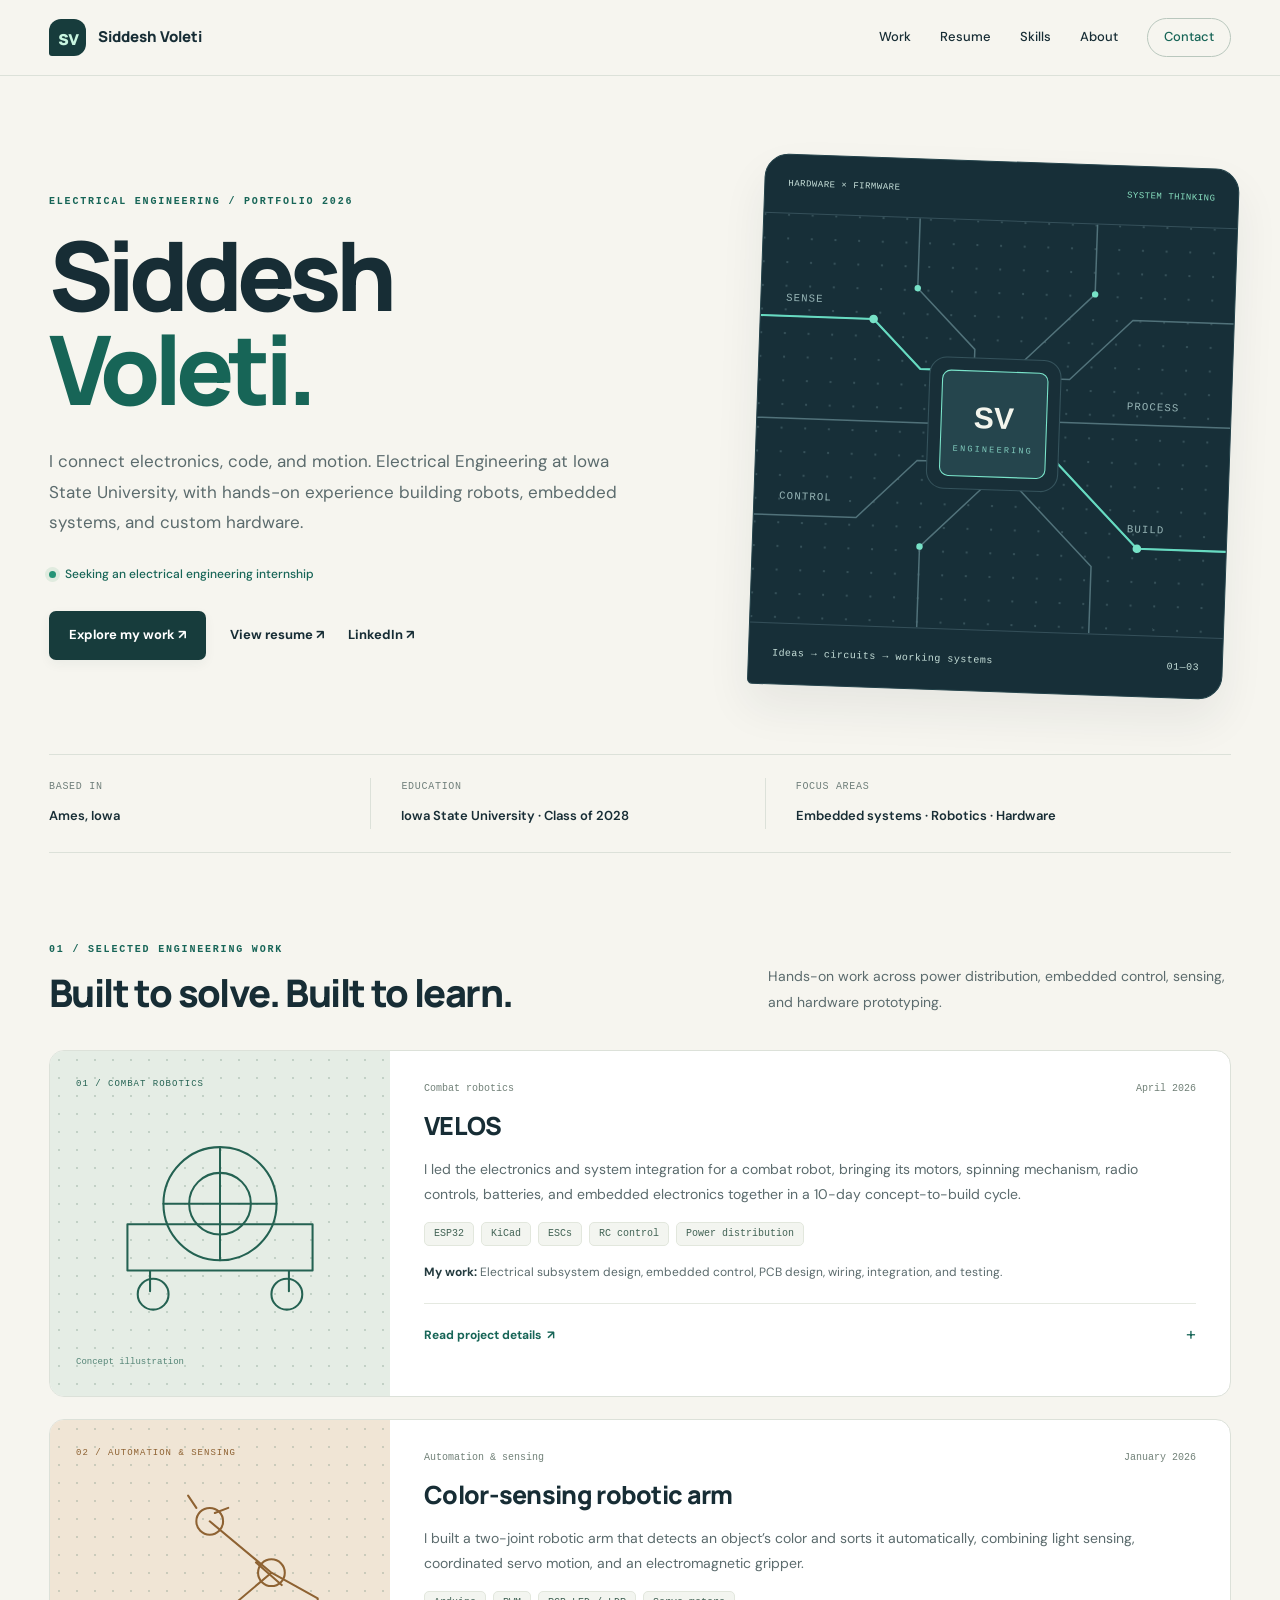
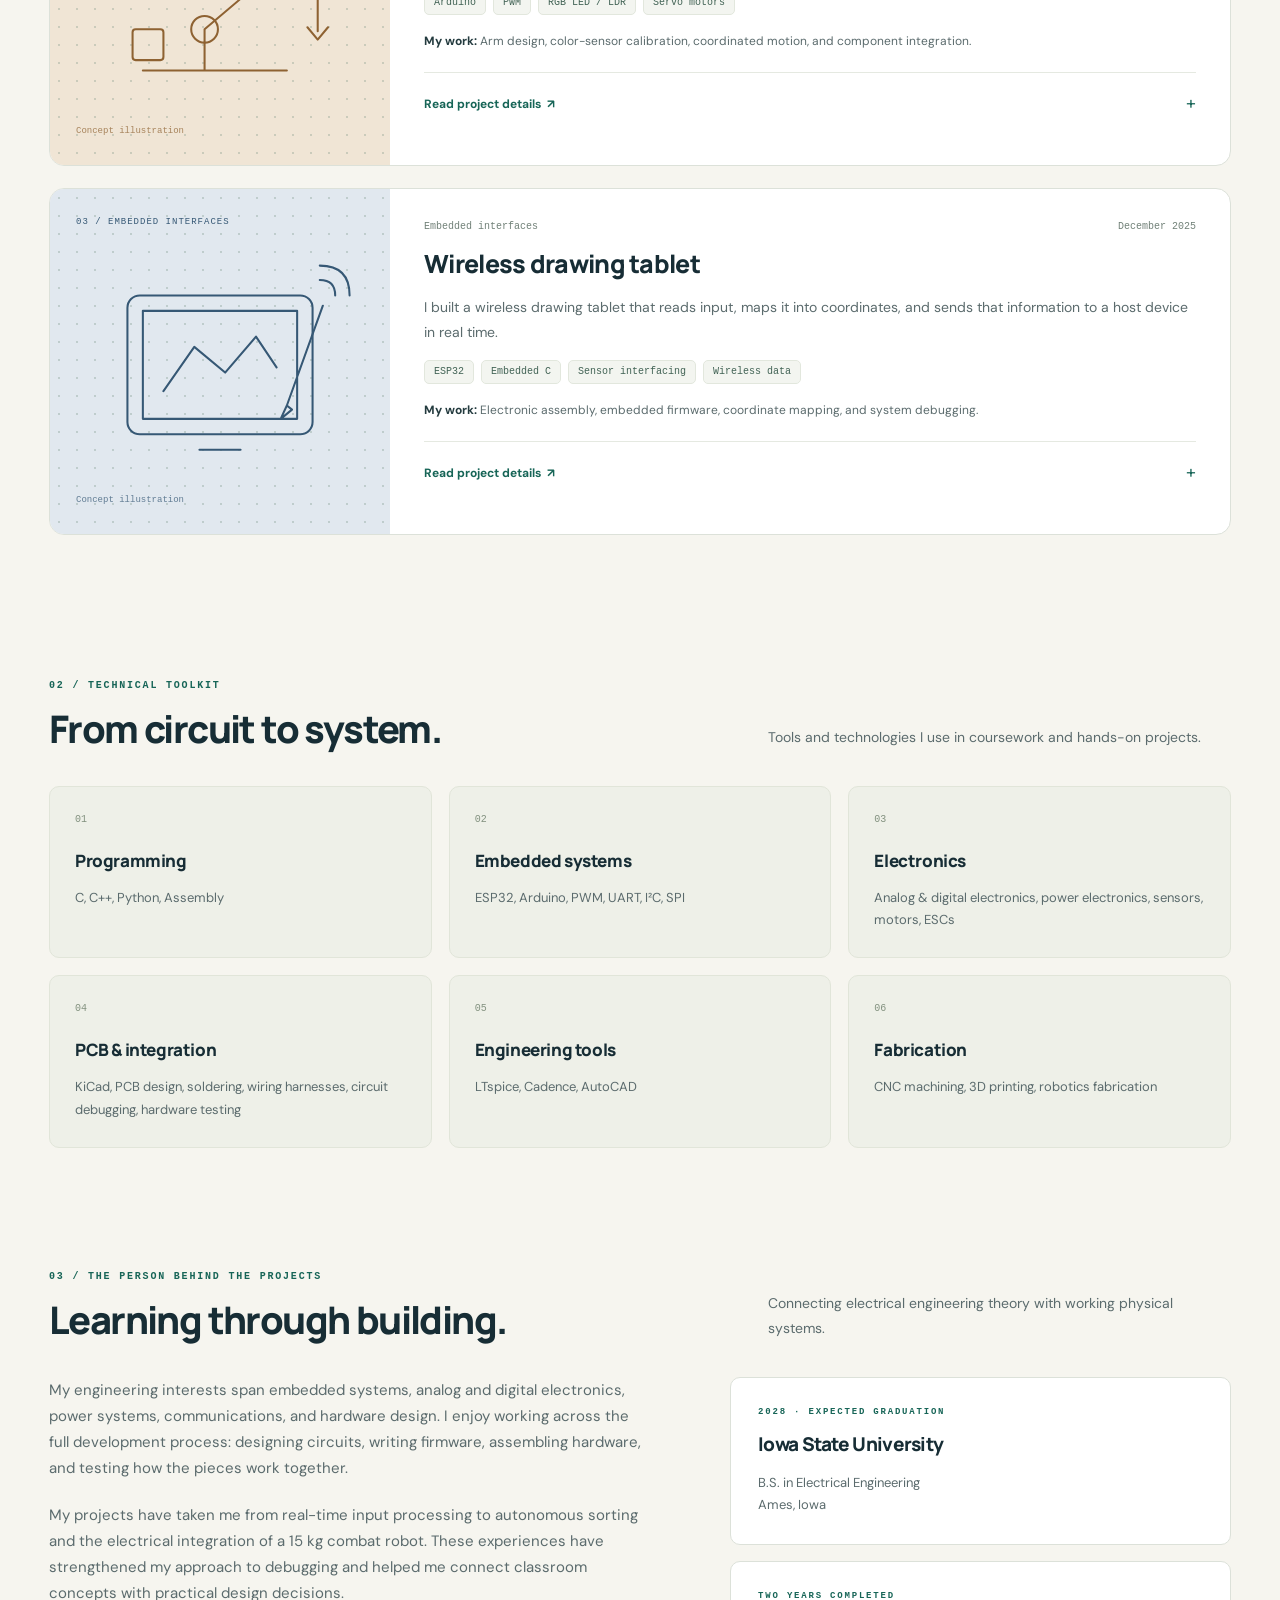
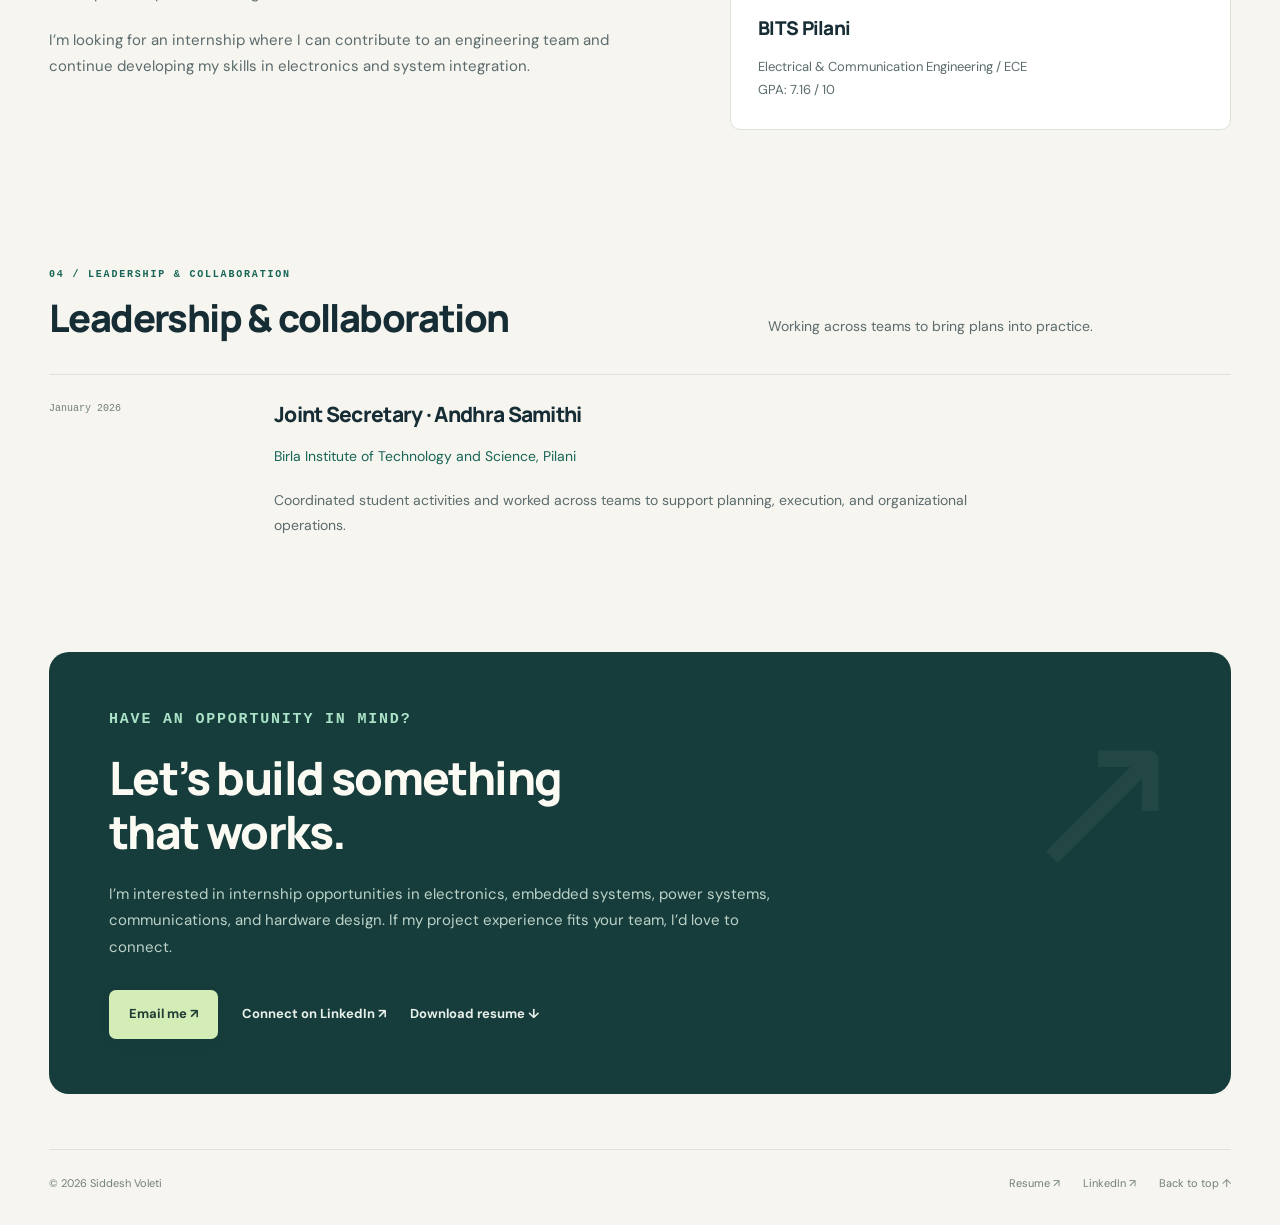
<file: index.html>
<!DOCTYPE html>
<html lang="en"><head><meta charset="utf-8"/><meta content="width=device-width, initial-scale=1" name="viewport"/><meta content="Siddesh Voleti's electrical engineering portfolio: embedded systems, combat robotics, PCB design, and hardware integration." name="description"/><meta content="#f6f5ef" name="theme-color"/><title>Siddesh Voleti | Electrical Engineering Portfolio</title><link href="style.css" rel="stylesheet"/><link href="favicon.svg" rel="icon" type="image/svg+xml"/><script defer="" src="site.js"></script></head><body><a class="skip" href="#main">Skip to content</a><header><nav aria-label="Main navigation"><a class="brand" href="index.html#home"><span class="brand-mark">sv</span><span>Siddesh Voleti</span></a><div class="links"><a href="index.html#projects">Work</a><a href="resume.html">Resume</a><a href="index.html#skills">Skills</a><a href="index.html#about">About</a><a class="nav-contact" href="index.html#contact">Contact</a></div></nav></header><main id="main"><div class="hero" id="home"><div class="hero-copy"><p class="eyebrow">Electrical engineering / Portfolio 2026</p><h1>Siddesh<br/><span>Voleti.</span></h1><p class="intro">I connect electronics, code, and motion. Electrical Engineering at Iowa State University, with hands-on experience building robots, embedded systems, and custom hardware.</p><div class="status">Seeking an electrical engineering internship</div><div class="actions"><a class="button" href="#projects">Explore my work ↗</a><a href="resume.html">View resume ↗</a><a href="https://www.linkedin.com/in/siddesh-voleti/" rel="noopener noreferrer" target="_blank">LinkedIn ↗</a></div></div><div aria-label="Abstract illustration of connected electronic systems" class="hero-visual"><div class="visual-top"><span>HARDWARE × FIRMWARE</span><span class="live-dot">SYSTEM THINKING</span></div><svg aria-hidden="true" viewbox="0 0 440 380"><defs><pattern height="22" id="grid" patternunits="userSpaceOnUse" width="22"><circle cx="1" cy="1" fill="#3a565e" r="1"></circle></pattern></defs><rect fill="url(#grid)" height="380" width="440"></rect><g fill="none" stroke="#51727a" stroke-width="1.4"><path d="M0 95h105l45 45h45M0 190h195M0 280h95l55-55h45M440 88h-94l-57 57h-44M440 185H245M440 300h-83l-77-77h-35M145 0v65l55 55v25M310 0v65l-70 70v10M155 380v-75l55-55v-25M315 380v-62l-80-80v-13"></path><path d="M0 95h105l45 45h45M440 300h-83l-77-77h-35" stroke="#66dbc1" stroke-width="2"></path></g><g fill="#77e2c7"><circle cx="105" cy="95" r="4"></circle><circle cx="357" cy="300" r="4"></circle><circle cx="145" cy="65" r="3"></circle><circle cx="310" cy="65" r="3"></circle><circle cx="155" cy="305" r="3"></circle></g><g transform="translate(171 140)"><rect fill="#182f38" height="122" rx="16" stroke="#35535c" width="122" x="-12" y="-12"></rect><rect fill="#25454d" height="98" rx="8" stroke="#7ae4ca" width="98"></rect><text fill="#f3f5ed" font-family="Arial" font-size="28" font-weight="bold" text-anchor="middle" x="49" y="53">SV</text><text fill="#80cbbd" font-family="monospace" font-size="8" letter-spacing="2" text-anchor="middle" x="49" y="75">ENGINEERING</text></g><g fill="#97b5b6" font-family="monospace" font-size="10" letter-spacing="1"><text x="23" y="81">SENSE</text><text x="343" y="171">PROCESS</text><text x="23" y="265">CONTROL</text><text x="347" y="285">BUILD</text></g></svg><div class="visual-bottom"><span>Ideas → circuits → working systems</span><span>01—03</span></div></div></div><div class="hero-facts"><div><span>Based in</span><strong>Ames, Iowa</strong></div><div><span>Education</span><strong>Iowa State University · Class of 2028</strong></div><div><span>Focus areas</span><strong>Embedded systems · Robotics · Hardware</strong></div></div>
<section id="projects"><div class="section-head"><div><p class="eyebrow">01 / Selected engineering work</p><h2>Built to solve. Built to learn.</h2></div><p>Hands-on work across power distribution, embedded control, sensing, and hardware prototyping.</p></div><article class="project project-1"><div aria-hidden="true" class="project-art"><div class="art-label">01 / COMBAT ROBOTICS</div><svg fill="none" stroke="currentColor" stroke-linecap="round" stroke-linejoin="round" stroke-width="2" viewbox="0 0 280 230"><circle cx="140" cy="95" r="55"></circle><circle cx="140" cy="95" r="30"></circle><path d="M50 160h180v-45H50zM72 160v20m135-20v20M140 40v110M85 95h110"></path><circle cx="75" cy="183" r="15"></circle><circle cx="205" cy="183" r="15"></circle></svg><span class="art-caption">Concept illustration</span></div><div class="project-content"><div class="meta"><span>Combat robotics</span><span>April 2026</span></div><h3>VELOS</h3><p>I led the electronics and system integration for a combat robot, bringing its motors, spinning mechanism, radio controls, batteries, and embedded electronics together in a 10-day concept-to-build cycle.</p><div class="tags"><span class="tag">ESP32</span><span class="tag">KiCad</span><span class="tag">ESCs</span><span class="tag">RC control</span><span class="tag">Power distribution</span></div><p class="contribution"><strong>My work:</strong> Electrical subsystem design, embedded control, PCB design, wiring, integration, and testing.</p><details><summary>Read project details <span aria-hidden="true">↗</span></summary><div class="detail-body"><h4>The project</h4><p>VELOS is a 15 kg drum-spinner combat robot. Its electrical system connects the battery, motor controllers, and radio-control inputs so the drivetrain and spinning mechanism can operate together.</p><h4>My contribution</h4><p>I designed and validated power distribution for the drive and weapon ESCs and regulated power for the control electronics. I integrated a hardwired master kill switch for emergency isolation and designed a KiCad PCB for ESP32-based control and signal distribution.</p><h4>Control &amp; integration</h4><p>I developed ESP32 control for RC command processing, ESC signals, sensor interfaces, power monitoring, and a communication-loss failsafe. I also fabricated a custom Y-splitter and wiring harnesses, then soldered, integrated, tested, and troubleshot the system.</p><h4>Engineering lessons</h4><p>This project gave me hands-on experience connecting high-power hardware with low-voltage control electronics. After the competition, I investigated ESC overcurrent failure and PCB microfractures, extending the work from building a system to understanding its failure modes.</p><h4>Broader application</h4><p>The same integration challenges appear in mobile robots and other motor-driven systems: distributing power, processing commands, organizing wiring, and planning a safe shutdown.</p></div></details></div></article><article class="project project-2"><div aria-hidden="true" class="project-art"><div class="art-label">02 / AUTOMATION &amp; SENSING</div><svg fill="none" stroke="currentColor" stroke-linecap="round" stroke-linejoin="round" stroke-width="2" viewbox="0 0 280 230"><path d="M65 190h140M125 190v-40l65-55-60-50M175 85l25 22M117 32l-8-12m26 17 13-5M190 95l45 25v32m-10-4 10 12 10-12"></path><circle cx="125" cy="150" r="13"></circle><circle cx="190" cy="95" r="13"></circle><circle cx="130" cy="45" r="13"></circle><rect height="30" rx="3" width="30" x="55" y="150"></rect></svg><span class="art-caption">Concept illustration</span></div><div class="project-content"><div class="meta"><span>Automation &amp; sensing</span><span>January 2026</span></div><h3>Color-sensing robotic arm</h3><p>I built a two-joint robotic arm that detects an object’s color and sorts it automatically, combining light sensing, coordinated servo motion, and an electromagnetic gripper.</p><div class="tags"><span class="tag">Arduino</span><span class="tag">PWM</span><span class="tag">RGB LED / LDR</span><span class="tag">Servo motors</span></div><p class="contribution"><strong>My work:</strong> Arm design, color-sensor calibration, coordinated motion, and component integration.</p><details><summary>Read project details <span aria-hidden="true">↗</span></summary><div class="detail-body"><h4>The project</h4><p>The goal was autonomous object sorting. A two-joint arm moves an electromagnetic gripper, while a color-sensing module helps the controller decide how to sort each object.</p><h4>My contribution</h4><p>I designed a 2-DOF RR servo-actuated arm with coordinated PWM motion control. I engineered and calibrated an RGB LED–LDR module, using threshold-based color detection under varying ambient-light conditions, and integrated it with Arduino control and the gripper.</p><h4>Engineering lessons</h4><p>The project connected sensor calibration with physical motion. It developed my experience in PWM control, sensor interfacing, and integrating detection, movement, and gripping into an autonomous sequence.</p><h4>Broader application</h4><p>Color-based sorting illustrates how automated systems can combine sensing and actuation for repetitive handling tasks, a principle used in manufacturing and materials sorting.</p></div></details></div></article><article class="project project-3"><div aria-hidden="true" class="project-art"><div class="art-label">03 / EMBEDDED INTERFACES</div><svg fill="none" stroke="currentColor" stroke-linecap="round" stroke-linejoin="round" stroke-width="2" viewbox="0 0 280 230"><rect height="135" rx="12" width="180" x="50" y="50"></rect><path d="M65 65h150v105H65zM85 143l30-43 30 25 30-35 20 30M240 60l-35 97m-6 13 6-13 5 4zM120 200h40"></path><path d="M237 35q15 0 15 15M237 21q29 0 29 29"></path></svg><span class="art-caption">Concept illustration</span></div><div class="project-content"><div class="meta"><span>Embedded interfaces</span><span>December 2025</span></div><h3>Wireless drawing tablet</h3><p>I built a wireless drawing tablet that reads input, maps it into coordinates, and sends that information to a host device in real time.</p><div class="tags"><span class="tag">ESP32</span><span class="tag">Embedded C</span><span class="tag">Sensor interfacing</span><span class="tag">Wireless data</span></div><p class="contribution"><strong>My work:</strong> Electronic assembly, embedded firmware, coordinate mapping, and system debugging.</p><details><summary>Read project details <span aria-hidden="true">↗</span></summary><div class="detail-body"><h4>The project</h4><p>The tablet turns sensed input into coordinate data that a host device can receive. It brings together input sensing, embedded processing, and device communication.</p><h4>My contribution</h4><p>I integrated touch/input sensing with an ESP32, programmed real-time acquisition and coordinate mapping, and implemented serial/wireless data transmission to the host device. I designed, assembled, debugged, and tested the electronic system.</p><h4>Engineering lessons</h4><p>This work developed my experience in Embedded C, sensor interfacing, and real-time processing. It also required me to debug the complete path from physical input to transmitted coordinates.</p><h4>Broader application</h4><p>The project demonstrates the principles behind connected input devices: acquire a signal, process it into useful information, and communicate it to another system.</p></div></details></div></article></section>
<section id="skills"><div class="section-head"><div><p class="eyebrow">02 / Technical toolkit</p><h2>From circuit to system.</h2></div><p>Tools and technologies I use in coursework and hands-on projects.</p></div><div class="skill-grid"><div class="skill"><span class="skill-number">01</span><h3>Programming</h3><p>C, C++, Python, Assembly</p></div><div class="skill"><span class="skill-number">02</span><h3>Embedded systems</h3><p>ESP32, Arduino, PWM, UART, I²C, SPI</p></div><div class="skill"><span class="skill-number">03</span><h3>Electronics</h3><p>Analog &amp; digital electronics, power electronics, sensors, motors, ESCs</p></div><div class="skill"><span class="skill-number">04</span><h3>PCB &amp; integration</h3><p>KiCad, PCB design, soldering, wiring harnesses, circuit debugging, hardware testing</p></div><div class="skill"><span class="skill-number">05</span><h3>Engineering tools</h3><p>LTspice, Cadence, AutoCAD</p></div><div class="skill"><span class="skill-number">06</span><h3>Fabrication</h3><p>CNC machining, 3D printing, robotics fabrication</p></div></div></section>
<section id="about"><div class="section-head"><div><p class="eyebrow">03 / The person behind the projects</p><h2>Learning through building.</h2></div><p>Connecting electrical engineering theory with working physical systems.</p></div><div class="about-grid"><div><p>My engineering interests span embedded systems, analog and digital electronics, power systems, communications, and hardware design. I enjoy working across the full development process: designing circuits, writing firmware, assembling hardware, and testing how the pieces work together.</p><p>My projects have taken me from real-time input processing to autonomous sorting and the electrical integration of a 15 kg combat robot. These experiences have strengthened my approach to debugging and helped me connect classroom concepts with practical design decisions.</p><p>I’m looking for an internship where I can contribute to an engineering team and continue developing my skills in electronics and system integration.</p></div><div><div class="education"><p class="eyebrow">2028 · Expected graduation</p><h3>Iowa State University</h3><p>B.S. in Electrical Engineering<br/>Ames, Iowa</p></div><div class="education"><p class="eyebrow">Two years completed</p><h3>BITS Pilani</h3><p>Electrical &amp; Communication Engineering / ECE<br/>GPA: 7.16 / 10</p></div></div></div></section>
<section id="leadership"><div class="section-head"><div><p class="eyebrow">04 / Leadership &amp; collaboration</p><h2>Leadership &amp; collaboration</h2></div><p>Working across teams to bring plans into practice.</p></div><div class="leadership"><div class="meta">January 2026</div><div><h3>Joint Secretary · Andhra Samithi</h3><p class="accent">Birla Institute of Technology and Science, Pilani</p><p>Coordinated student activities and worked across teams to support planning, execution, and organizational operations.</p></div></div></section>
<section class="contact" id="contact"><p class="eyebrow">Have an opportunity in mind?</p><h2>Let’s build something<br/>that works.</h2><p>I’m interested in internship opportunities in electronics, embedded systems, power systems, communications, and hardware design. If my project experience fits your team, I’d love to connect.</p><div class="actions"><a class="button" href="mailto:siddeshvoleti@gmail.com">Email me ↗</a><a href="https://www.linkedin.com/in/siddesh-voleti/" rel="noopener noreferrer" target="_blank">Connect on LinkedIn ↗</a><a download="" href="Siddesh_Voleti_Resume.pdf">Download resume ↓</a></div></section><footer><span>© 2026 Siddesh Voleti</span><div><a href="resume.html">Resume ↗</a><a href="https://www.linkedin.com/in/siddesh-voleti/" rel="noopener noreferrer" target="_blank">LinkedIn ↗</a><a href="#home">Back to top ↑</a></div></footer></main></body></html>
</file>
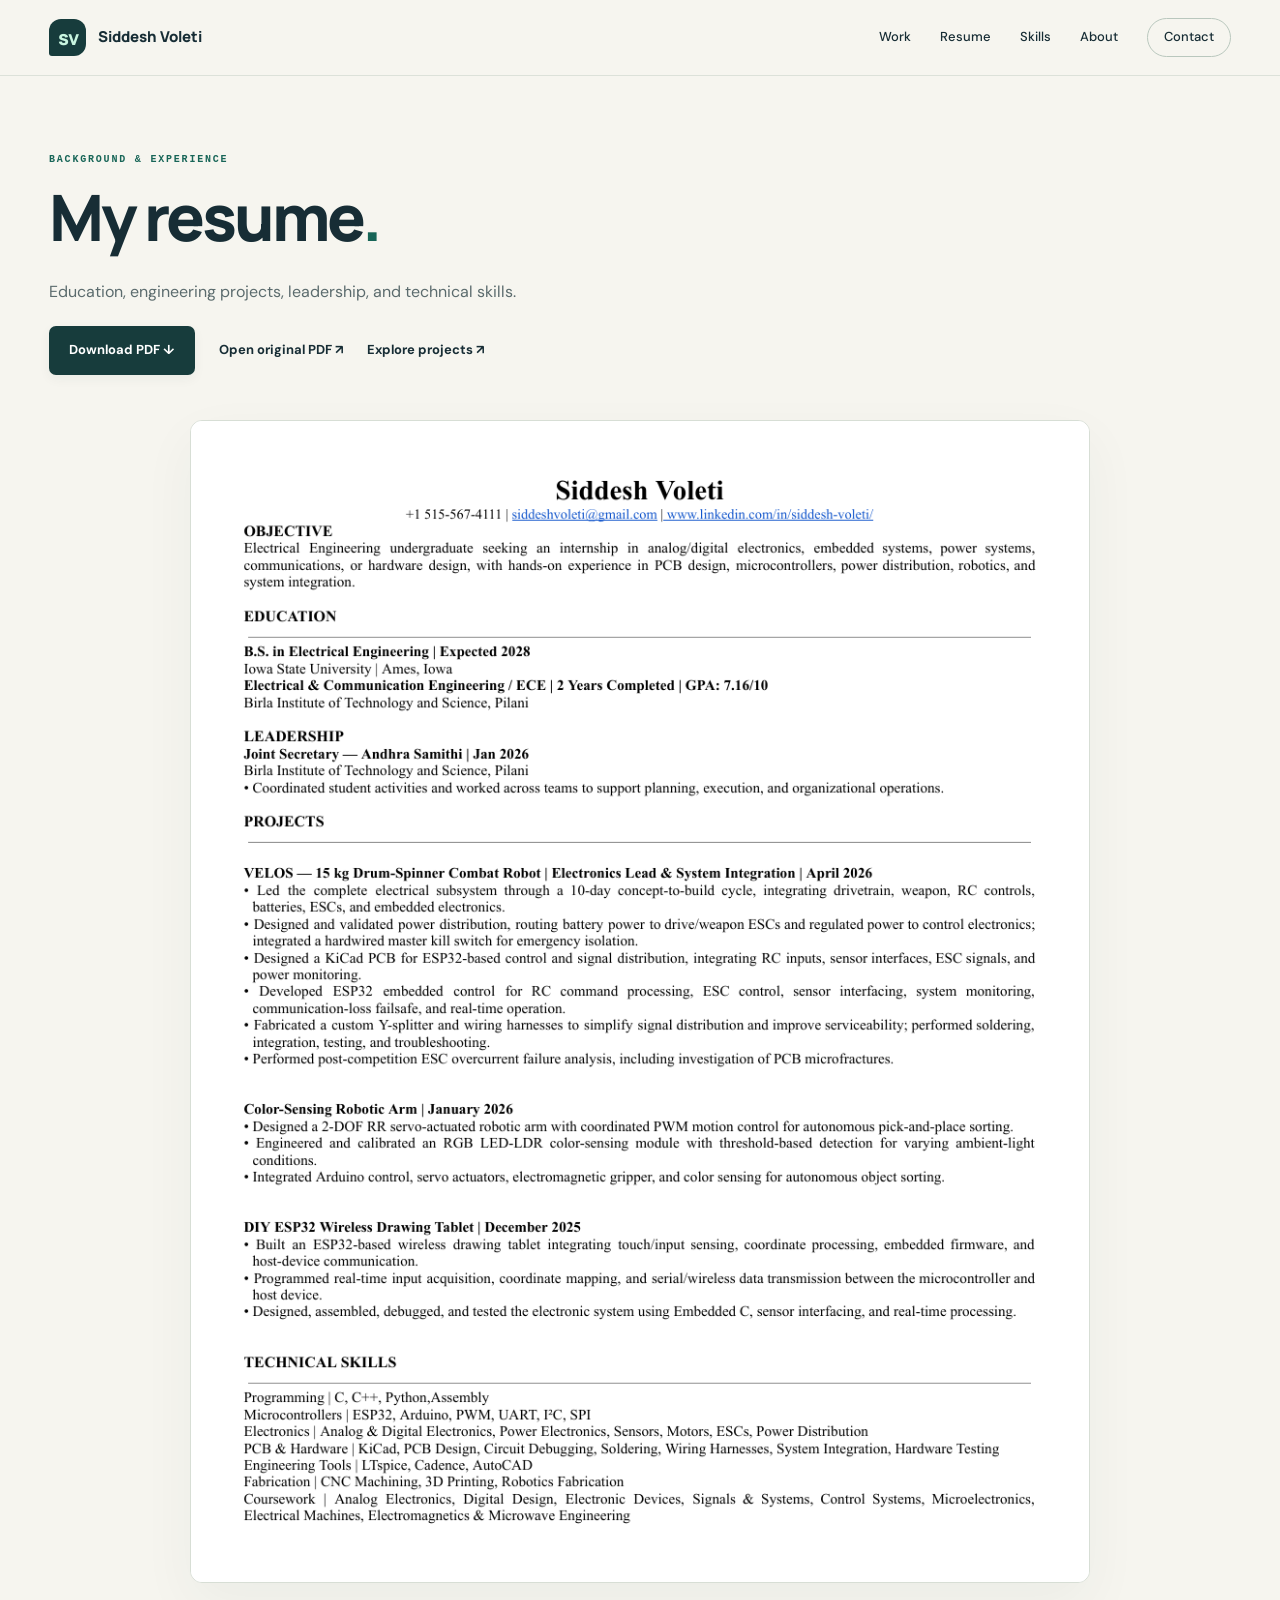
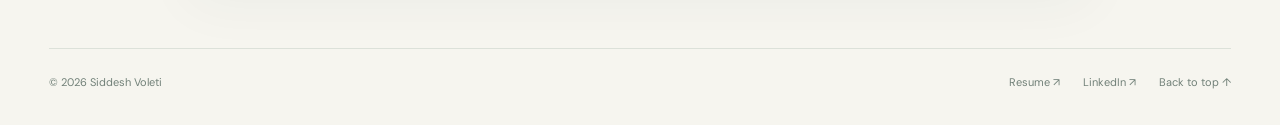
<file: resume.html>
<!DOCTYPE html>
<html lang="en"><head><meta charset="utf-8"/><meta content="width=device-width, initial-scale=1" name="viewport"/><meta content="Siddesh Voleti's electrical engineering portfolio: embedded systems, combat robotics, PCB design, and hardware integration." name="description"/><meta content="#f6f5ef" name="theme-color"/><title>Resume | Siddesh Voleti</title><link href="style.css" rel="stylesheet"/><link href="favicon.svg" rel="icon" type="image/svg+xml"/><script defer="" src="site.js"></script></head><body><a class="skip" href="#main">Skip to content</a><header><nav aria-label="Main navigation"><a class="brand" href="index.html#home"><span class="brand-mark">sv</span><span>Siddesh Voleti</span></a><div class="links"><a href="index.html#projects">Work</a><a href="resume.html">Resume</a><a href="index.html#skills">Skills</a><a href="index.html#about">About</a><a class="nav-contact" href="index.html#contact">Contact</a></div></nav></header><main id="main"><div class="resume-hero" id="home"><p class="eyebrow">Background &amp; experience</p><h1>My resume<span class="accent">.</span></h1><p>Education, engineering projects, leadership, and technical skills.</p><div class="actions"><a class="button" download="" href="Siddesh_Voleti_Resume.pdf">Download PDF ↓</a><a href="Siddesh_Voleti_Resume.pdf" rel="noopener noreferrer" target="_blank">Open original PDF ↗</a><a href="index.html#projects">Explore projects ↗</a></div></div><div class="resume-sheet"><img alt="Siddesh Voleti's resume. Electrical Engineering at Iowa State University, expected 2028; two years of ECE at BITS Pilani. Projects: VELOS combat robot, color-sensing robotic arm, and ESP32 wireless drawing tablet. Use the original PDF link above for the full accessible text." src="resume-preview.png"/></div><footer><span>© 2026 Siddesh Voleti</span><div><a href="resume.html">Resume ↗</a><a href="https://www.linkedin.com/in/siddesh-voleti/" rel="noopener noreferrer" target="_blank">LinkedIn ↗</a><a href="#home">Back to top ↑</a></div></footer></main></body></html>
</file>
<file: style.css>
@import url('https://fonts.googleapis.com/css2?family=DM+Sans:wght@400;500;600;700&family=Manrope:wght@400;500;600;700;800&display=swap');
:root{--paper:#f6f5ef;--ink:#172d35;--muted:#5b6b6d;--green:#176557;--line:#dce1d9;--mono:ui-monospace,SFMono-Regular,Consolas,monospace}*{box-sizing:border-box}html{scroll-behavior:smooth;scroll-padding-top:100px}body{margin:0;background:var(--paper);color:var(--ink);font:16px/1.75 'DM Sans',Arial,sans-serif}a{color:inherit;text-decoration:none;transition:color .2s,background .2s,transform .2s}a:hover{color:var(--green)}a:focus-visible,summary:focus-visible{outline:3px solid #29917d;outline-offset:6px}header{position:sticky;top:0;z-index:10;background:#f6f5eff5;border-bottom:1px solid var(--line);backdrop-filter:blur(12px)}nav{max-width:1250px;margin:auto;padding:18px 34px;display:flex;align-items:center;justify-content:space-between;gap:25px}.brand{display:flex;align-items:center;gap:12px;font-family:Manrope,Arial,sans-serif;font-size:15px;font-weight:800}.brand-mark{display:grid;place-items:center;width:37px;height:37px;border-radius:12px 12px 12px 3px;background:#173c3c;color:#c8f5df;font-size:20px;letter-spacing:-1px}.links{display:flex;gap:29px;align-items:center;font-size:13px;font-weight:500}.links a.active{color:var(--green)}.nav-contact{padding:7px 16px;border:1px solid #b9c7bd;border-radius:30px}main{max-width:1250px;margin:auto;padding:0 34px}.hero{display:grid;grid-template-columns:1.35fr 1fr;gap:65px;align-items:center;padding:85px 0 62px}.eyebrow{font:10px/1.7 var(--mono);font-weight:600;letter-spacing:1.8px;text-transform:uppercase;color:var(--green);margin:0 0 18px}h1,h2,h3{font-family:Manrope,Arial,sans-serif}h1{font-size:clamp(64px,7.5vw,104px);font-weight:800;line-height:.98;letter-spacing:-6px;margin:0 0 30px}h1 span{color:var(--green)}h2{font-size:38px;line-height:1.18;letter-spacing:-1.6px;margin:0;font-weight:800}h3{font-size:25px;line-height:1.3;letter-spacing:-.7px;margin:0 0 15px;font-weight:800}p{color:var(--muted);margin:0 0 20px}.intro{max-width:575px;font-size:17px;line-height:1.8}.status{display:flex;align-items:center;gap:9px;font-size:12px;font-weight:500;margin:26px 0;color:var(--green)}.status:before{content:'';width:7px;height:7px;background:#259477;border-radius:50%;box-shadow:0 0 0 4px #e0ebdf}.actions{display:flex;align-items:center;flex-wrap:wrap;gap:24px;font-size:13px;font-weight:700}.button{background:#173c3c;color:#fff!important;display:inline-block;padding:13px 20px;border-radius:7px;box-shadow:0 4px 12px #173c3c0d}.button:hover{background:#226052;transform:translateY(-2px)}.hero-visual{background:#172f38;border-radius:24px 24px 24px 5px;overflow:hidden;box-shadow:0 22px 45px #172f3812;transform:rotate(2deg);color:#c6dfd9;border:1px solid #23424a}.hero-visual svg{display:block;width:100%;height:auto}.visual-top,.visual-bottom{display:flex;justify-content:space-between;gap:14px;padding:22px 23px;font:9px/1.6 var(--mono);letter-spacing:.5px}.visual-top{border-bottom:1px solid #35505a}.visual-bottom{border-top:1px solid #35505a;font-size:10px}.live-dot{color:#87debf}.hero-facts{display:grid;grid-template-columns:1fr 1.25fr 1.6fr;border-top:1px solid var(--line);border-bottom:1px solid var(--line);padding:23px 0;gap:30px;margin-bottom:28px}.hero-facts div+div{border-left:1px solid var(--line);padding-left:30px}.hero-facts span{display:block;color:#71807c;font:10px/1.7 var(--mono);margin-bottom:6px;text-transform:uppercase;letter-spacing:.7px}.hero-facts strong{font-size:13px;font-weight:600}section{padding:60px 0}.section-head{display:grid;grid-template-columns:1.4fr 1fr;gap:70px;align-items:end;margin-bottom:35px}.section-head .eyebrow{margin-bottom:12px}.section-head>p{font-size:14px;line-height:1.8;margin:0}.project{display:grid;grid-template-columns:340px 1fr;background:#fff;border:1px solid var(--line);border-radius:15px;overflow:hidden;margin-bottom:22px;transition:box-shadow .2s,border-color .2s}.project:hover{border-color:#b4c8bd;box-shadow:0 12px 25px #173c3c08}.project-art{display:flex;flex-direction:column;justify-content:space-between;background:#e5ede5;padding:26px;color:#246252;min-height:345px;position:relative}.project-art:before{content:'';position:absolute;inset:0;background-image:radial-gradient(#76928250 1px,transparent 1px);background-size:18px 18px;pointer-events:none}.project-art>*{position:relative}.project-art svg{width:100%;height:auto;max-height:240px;margin:10px auto}.art-label{font:9px/1.7 var(--mono);letter-spacing:1px}.art-caption{font:9px/1.5 var(--mono);opacity:.75}.project-2 .project-art{background:#f0e5d5;color:#8e6232}.project-3 .project-art{background:#e1e8ef;color:#365875}.project-content{padding:30px 34px}.meta{display:flex;justify-content:space-between;gap:20px;font:10px/1.6 var(--mono);color:#718178;margin:0 0 13px}.project p{font-size:14px;margin-bottom:16px}.tags{display:flex;flex-wrap:wrap;gap:7px;margin:16px 0}.tag{padding:3px 9px;background:#f3f5f0;color:#426355;border:1px solid #e2e7dd;border-radius:5px;font:10px/1.6 var(--mono)}.contribution{font-size:12px!important}.contribution strong{color:#243b3f}details{border-top:1px solid #e5e9e1;padding-top:15px;margin-top:20px}summary{cursor:pointer;font-size:12px;font-weight:700;color:var(--green);list-style:none;display:flex;align-items:center;gap:6px}summary::-webkit-details-marker{display:none}summary:after{content:'+';margin-left:auto;font-size:18px;font-weight:400}details[open] summary:after{content:'−'}.detail-body{border-left:2px solid #c4d6c8;padding:0 0 0 17px;margin-top:20px}.detail-body h4{font-size:12px;color:var(--ink);margin:14px 0 5px}.detail-body p{font-size:13px}.skill-grid{display:grid;grid-template-columns:repeat(3,1fr);gap:17px}.skill{background:#eef0e8;border-radius:10px;padding:25px;border:1px solid #e1e5d9}.skill-number{font:10px/1.5 var(--mono);color:#82917f;display:block;margin-bottom:23px}.skill h3{font-size:17px;letter-spacing:-.4px}.skill p{font-size:13px;margin:0}.about-grid{display:grid;grid-template-columns:1.2fr 1fr;gap:80px}.about-grid>div>p{font-size:15px}.education{background:white;border:1px solid var(--line);padding:27px;border-radius:10px;margin-bottom:16px}.education .eyebrow{margin-bottom:12px;font-size:9px}.education h3{font-size:19px}.education p{font-size:13px;margin:0}.leadership{display:grid;grid-template-columns:200px 1fr;gap:25px;border-top:1px solid var(--line);padding:26px 0 0}.leadership h3{font-size:21px}.leadership p{font-size:14px;max-width:700px}.accent{color:var(--green)}.contact{background:#173c3c;border-radius:20px;margin:35px 0 55px;padding:55px 60px;position:relative;overflow:hidden}.contact:after{content:'↗';font:200px/1 Manrope,Arial,sans-serif;color:#73958a20;position:absolute;right:45px;top:40px;pointer-events:none}.contact .eyebrow{color:#a9e2c6}.contact h2{color:#fbfbf3;font-size:46px;max-width:690px;margin-bottom:22px}.contact p{color:#bcd3c8;max-width:680px;font-size:15px}.contact .actions{margin-top:30px;color:#e7f0e8;position:relative;z-index:1}.contact .button{background:#d4edb6;color:#203d35!important}.contact .button:hover{background:#e2f6c7}.contact a:hover{color:#bcebad}footer{border-top:1px solid var(--line);padding:24px 0 32px;color:#718078;font-size:11px;display:flex;justify-content:space-between;gap:20px}footer div{display:flex;gap:23px}.resume-hero{padding:75px 0 20px}.resume-hero h1{font-size:64px;letter-spacing:-3px}.resume-sheet{max-width:900px;margin:25px auto 65px;overflow:hidden;border:1px solid #d7ded5;border-radius:12px;background:#fff;box-shadow:0 20px 55px #173c380c}.resume-sheet img{display:block;width:100%;height:auto}.skip{position:absolute;top:-80px;left:20px}.skip:focus{top:15px;background:#fff;padding:10px;z-index:20}@media(min-width:1450px){.hero{padding-top:110px}}@media(max-width:1000px){.hero{gap:30px;grid-template-columns:1.2fr 1fr}h1{font-size:76px}.hero-visual{transform:none}.project{grid-template-columns:260px 1fr}.section-head{gap:30px}.about-grid{gap:40px}.links{gap:18px}.visual-top{font-size:8px;padding:18px}.visual-bottom{font-size:8px;padding:18px}}@media(max-width:760px){nav{padding:15px 22px;flex-wrap:wrap;gap:15px}.brand{font-size:14px}.links{width:100%;justify-content:space-between;gap:10px;font-size:12px}.nav-contact{padding:3px 10px}main{padding:0 22px}.hero{grid-template-columns:1fr;padding:50px 0 35px;gap:35px}h1{font-size:80px;letter-spacing:-4px}.intro{font-size:16px}.hero-visual{max-width:470px;width:100%;margin:auto}.hero-visual svg{max-height:290px}.visual-top,.visual-bottom{font-size:9px}.hero-facts{grid-template-columns:1fr 1fr;gap:17px;padding:20px 0;margin-bottom:15px}.hero-facts div+div{padding-left:18px}.hero-facts div:last-child{grid-column:1/-1;border:0;padding:0}.hero-facts strong{font-size:12px}section{padding:38px 0}.section-head{grid-template-columns:1fr;gap:14px;margin-bottom:25px}h2{font-size:30px}.project{grid-template-columns:1fr}.project-art{min-height:220px;padding:20px}.project-art svg{height:170px;margin:0}.project-content{padding:24px}.skill-grid{grid-template-columns:1fr 1fr;gap:12px}.skill{padding:20px}.skill h3{font-size:15px}.skill p{font-size:12px}.about-grid{grid-template-columns:1fr;gap:20px}.leadership{grid-template-columns:1fr;gap:12px}.contact{padding:34px 27px;margin:20px 0 35px}.contact h2{font-size:34px}.contact:after{right:-30px;top:40px}.contact .actions{gap:18px}.resume-hero h1{font-size:48px}.resume-hero{padding:50px 0 15px}footer{flex-direction:column}.eyebrow{font-size:9px}.actions{gap:18px;font-size:12px}}@media(max-width:380px){h1{font-size:68px}.skill-grid{grid-template-columns:1fr}.brand-mark{height:32px;width:32px}.links{font-size:11px}}@media(prefers-reduced-motion:reduce){html{scroll-behavior:auto}a,.project{transition:none}}
</file>
